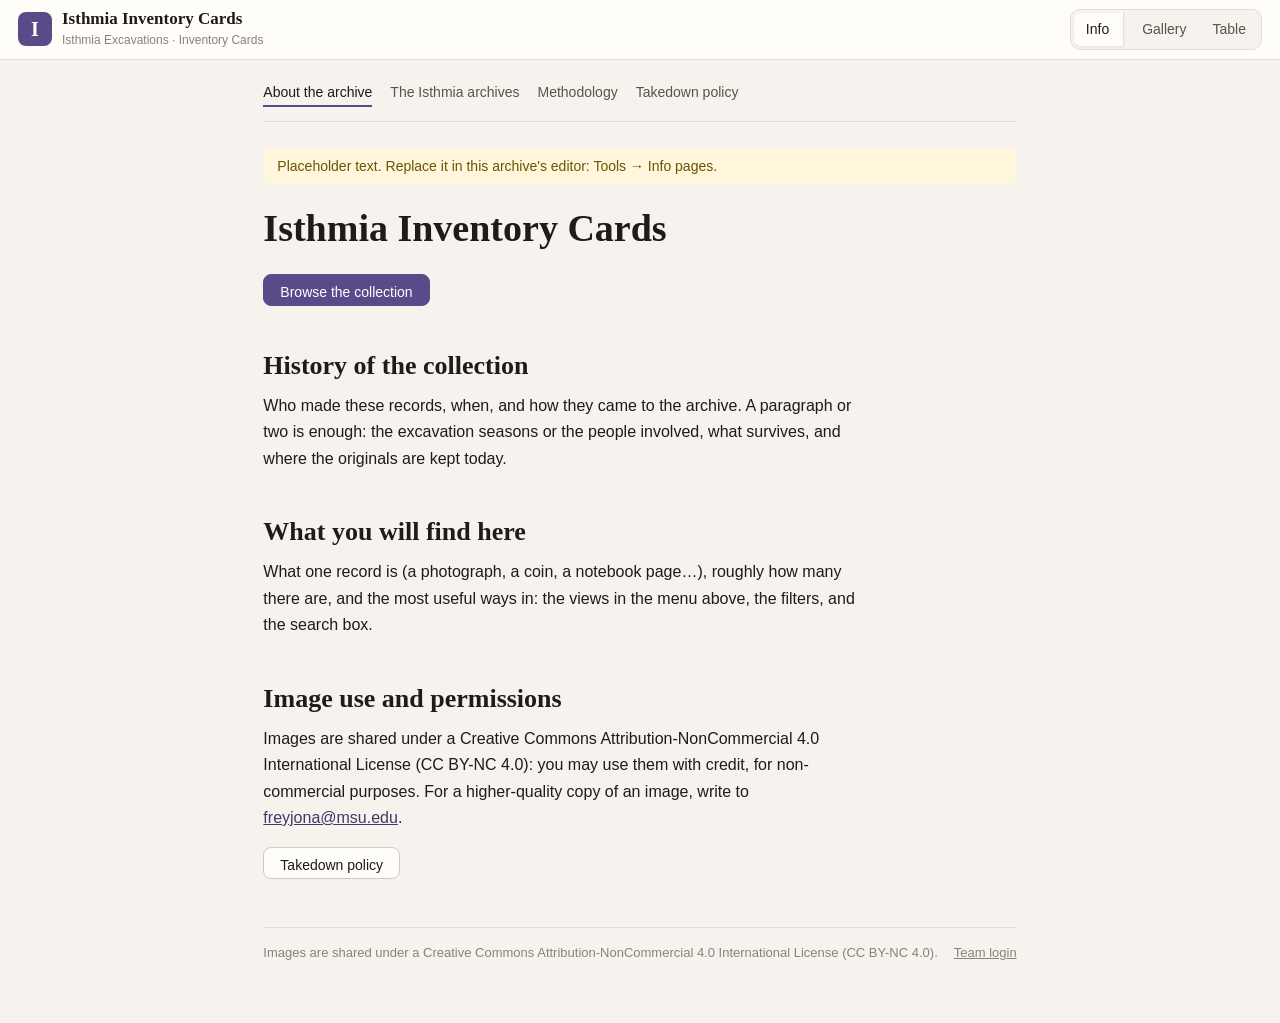
<file: index.html>
<!DOCTYPE html>
<html lang="en">
<head>
<meta charset="utf-8">
<meta name="viewport" content="width=device-width, initial-scale=1">
<title>Isthmia Inventory Cards — Isthmia Excavations</title>
<meta name="description" content="Browse the inventory cards of the UCLA/OSU/MSU excavations at Isthmia.">
<script>if (location.hash.length > 1) location.replace("browse/" + location.hash);</script>
<link rel="stylesheet" href="./css/app.css">
<style>:root { --accent: #5a4a8a; --accent-ink: #43366b; --accent-soft: #e6e1f1 }</style>
</head>
<body class="page">
<header class="top">
  <a class="brand" href="./"><span class="brand-mark">Ι</span><span><b>Isthmia Inventory Cards</b><small>Isthmia Excavations · Inventory Cards</small></span></a>
  <nav class="views" aria-label="Views"><a class="ext on" href="./">Info</a><a href="./browse/#gallery">Gallery</a><a href="./browse/#table">Table</a></nav>
</header>
<main class="page-main">
  <nav class="page-nav" aria-label="About this archive"><a href="./" class="on">About the archive</a><a href="./project/">The Isthmia archives</a><a href="./methodology/">Methodology</a><a href="./takedown-policy/">Takedown policy</a></nav>
  <article class="prose">
<p class="placeholder-note">Placeholder text. Replace it in this archive's editor: Tools → Info pages.</p>

<h1>Isthmia Inventory Cards</h1>

<p><a class="btn primary" href="./browse/#gallery">Browse the collection</a></p>

<h2>History of the collection</h2>
<p>Who made these records, when, and how they came to the archive. A paragraph or two is enough: the excavation seasons or the people involved, what survives, and where the originals are kept today.</p>

<h2>What you will find here</h2>
<p>What one record is (a photograph, a coin, a notebook page…), roughly how many there are, and the most useful ways in: the views in the menu above, the filters, and the search box.</p>

<h2>Image use and permissions</h2>
<p>Images are shared under a Creative Commons Attribution-NonCommercial 4.0 International License (CC BY-NC 4.0): you may use them with credit, for non-commercial purposes. For a higher-quality copy of an image, write to <a href="mailto:freyjona@msu.edu">freyjona@msu.edu</a>.</p>
<p><a class="btn" href="./takedown-policy/">Takedown policy</a></p>

  </article>
  <footer class="page-foot"><a class="team-login" href="https://tregodan-msu.github.io/isthmia-site/admin/edit/inventory/" rel="nofollow">Team login</a>Images are shared under a Creative Commons Attribution-NonCommercial 4.0 International License (CC BY-NC 4.0).</footer>
</main>
</body>
</html>
</file>
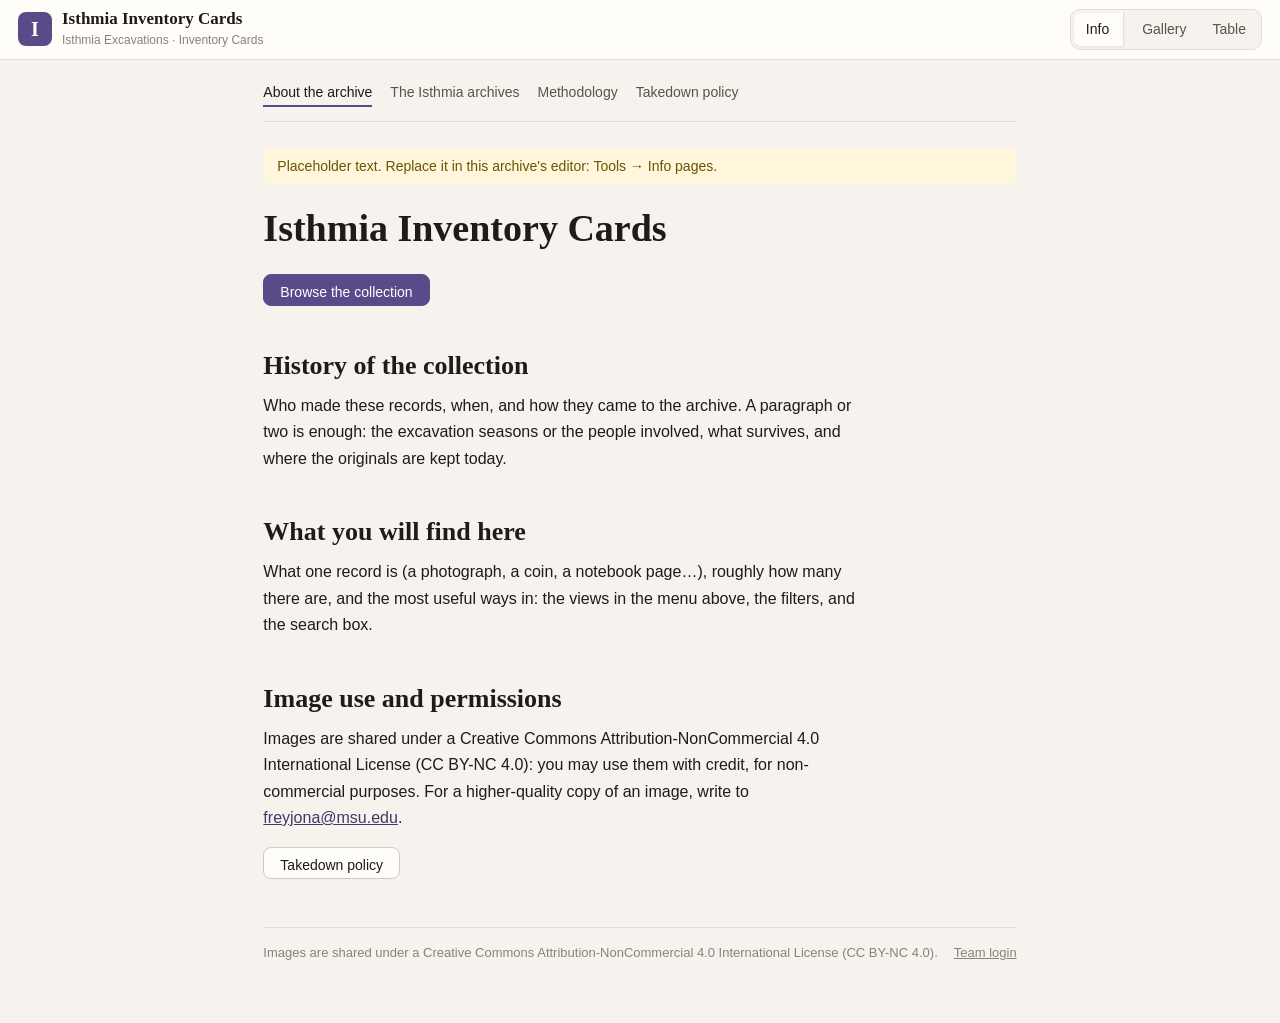
<file: about/index.html>
<!DOCTYPE html><meta charset="utf-8"><title>Redirecting…</title><link rel="canonical" href="../"><meta http-equiv="refresh" content="0; url=../"><script>location.replace("../" + location.hash)</script><a href="../">Continue to the home page</a>
</file>
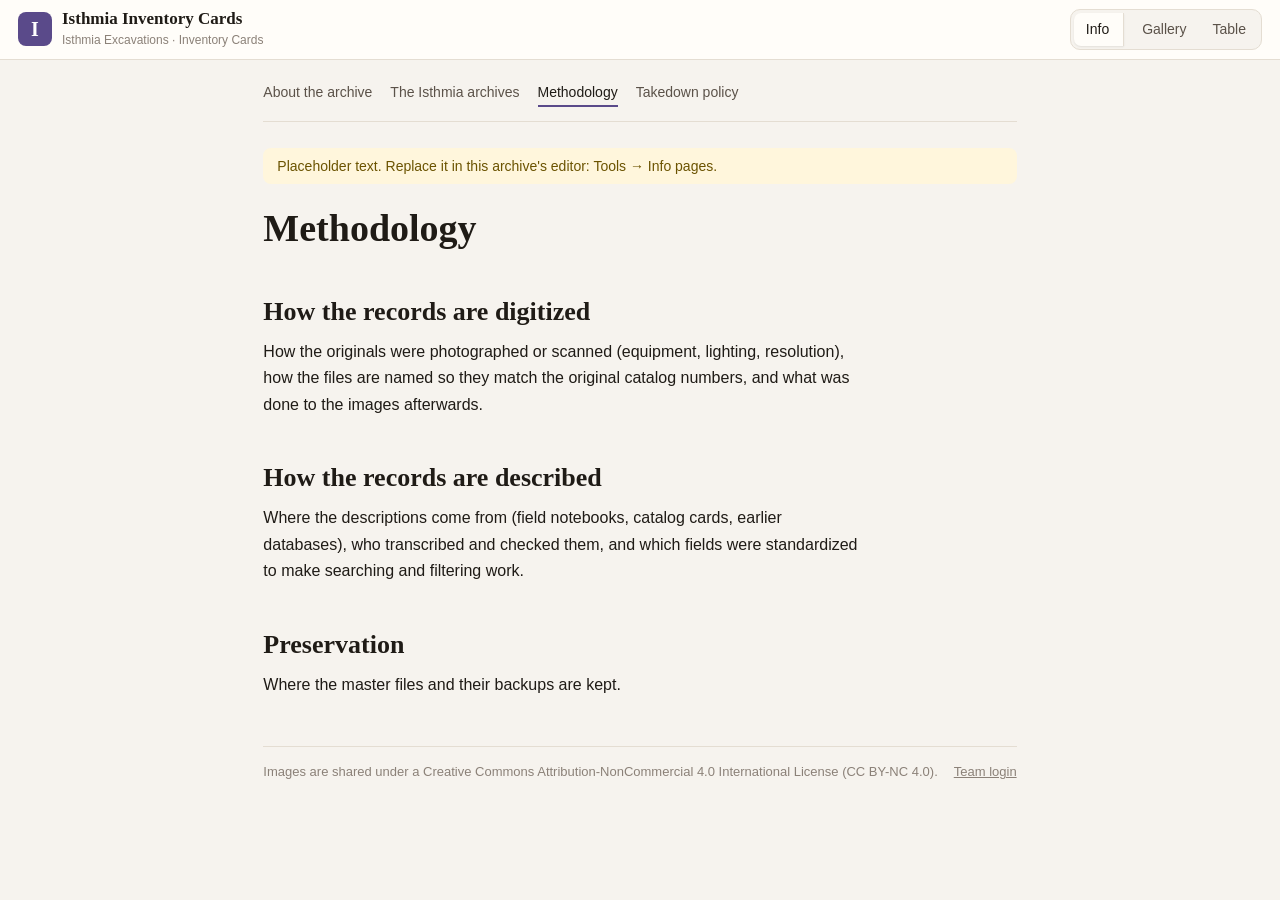
<file: methodology/index.html>
<!DOCTYPE html>
<html lang="en">
<head>
<meta charset="utf-8">
<meta name="viewport" content="width=device-width, initial-scale=1">
<title>Methodology — Isthmia Inventory Cards</title>
<meta name="description" content="How the records in Isthmia Inventory Cards were digitized and described.">

<link rel="stylesheet" href="../css/app.css">
<style>:root { --accent: #5a4a8a; --accent-ink: #43366b; --accent-soft: #e6e1f1 }</style>
</head>
<body class="page">
<header class="top">
  <a class="brand" href="../"><span class="brand-mark">Ι</span><span><b>Isthmia Inventory Cards</b><small>Isthmia Excavations · Inventory Cards</small></span></a>
  <nav class="views" aria-label="Views"><a class="ext on" href="../">Info</a><a href="../browse/#gallery">Gallery</a><a href="../browse/#table">Table</a></nav>
</header>
<main class="page-main">
  <nav class="page-nav" aria-label="About this archive"><a href="../">About the archive</a><a href="../project/">The Isthmia archives</a><a href="../methodology/" class="on">Methodology</a><a href="../takedown-policy/">Takedown policy</a></nav>
  <article class="prose">
<p class="placeholder-note">Placeholder text. Replace it in this archive's editor: Tools → Info pages.</p>

<h1>Methodology</h1>

<h2>How the records are digitized</h2>
<p>How the originals were photographed or scanned (equipment, lighting, resolution), how the files are named so they match the original catalog numbers, and what was done to the images afterwards.</p>

<h2>How the records are described</h2>
<p>Where the descriptions come from (field notebooks, catalog cards, earlier databases), who transcribed and checked them, and which fields were standardized to make searching and filtering work.</p>

<h2>Preservation</h2>
<p>Where the master files and their backups are kept.</p>

  </article>
  <footer class="page-foot"><a class="team-login" href="https://tregodan-msu.github.io/isthmia-site/admin/edit/inventory/" rel="nofollow">Team login</a>Images are shared under a Creative Commons Attribution-NonCommercial 4.0 International License (CC BY-NC 4.0).</footer>
</main>
</body>
</html>
</file>
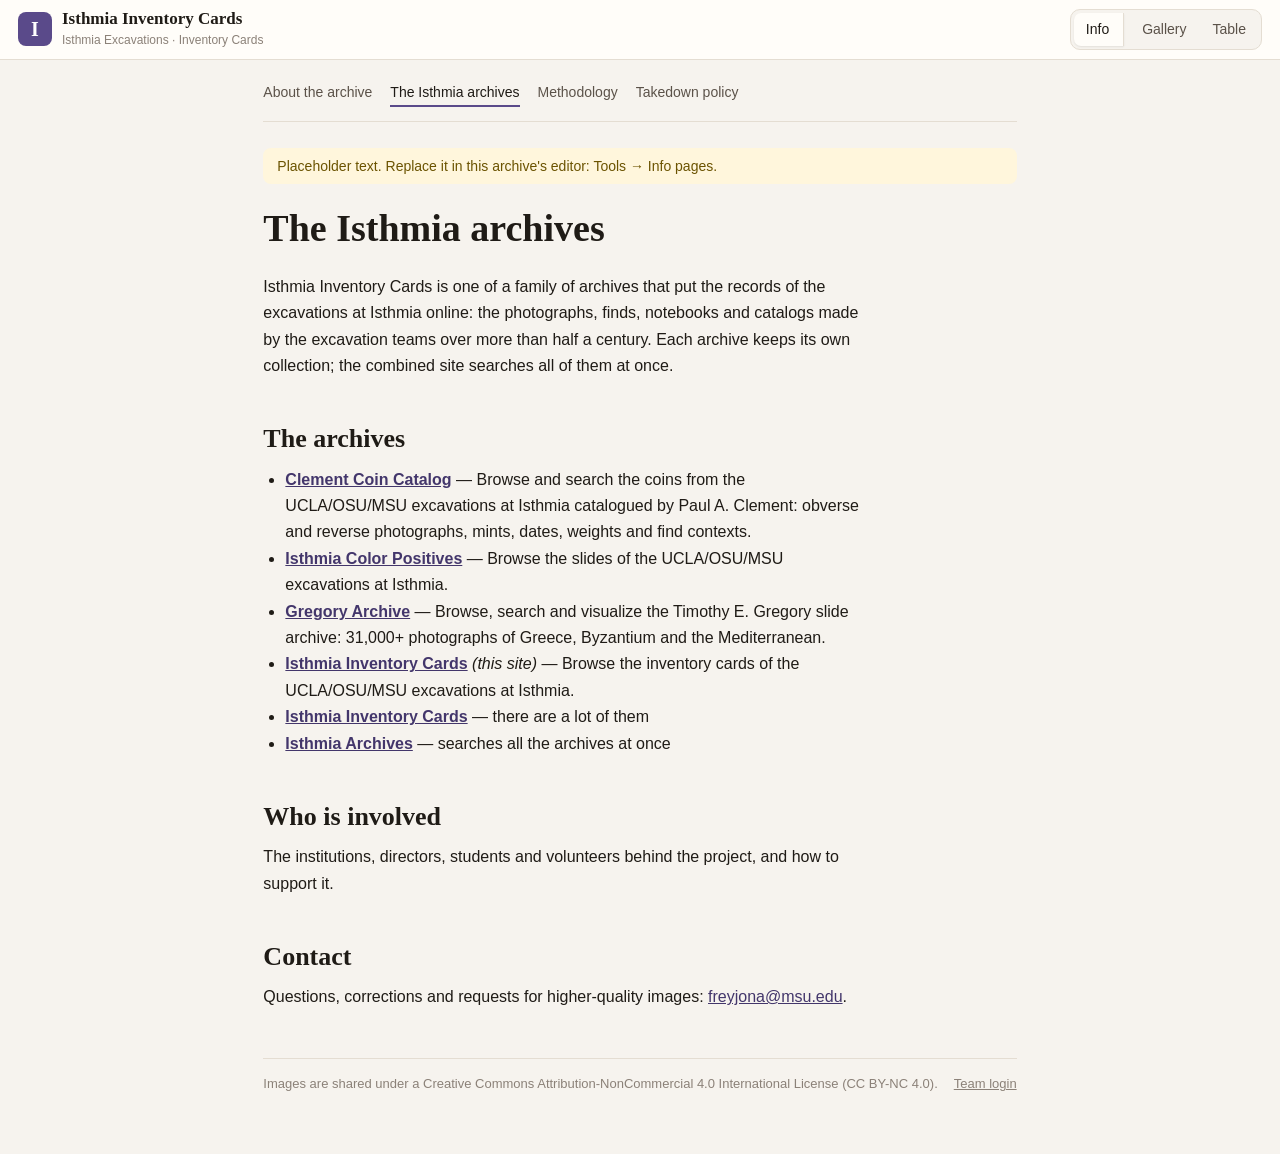
<file: project/index.html>
<!DOCTYPE html>
<html lang="en">
<head>
<meta charset="utf-8">
<meta name="viewport" content="width=device-width, initial-scale=1">
<title>The Isthmia archives — Isthmia Inventory Cards</title>
<meta name="description" content="The project that brings the records of the excavations at Isthmia together, and its other archives.">

<link rel="stylesheet" href="../css/app.css">
<style>:root { --accent: #5a4a8a; --accent-ink: #43366b; --accent-soft: #e6e1f1 }</style>
</head>
<body class="page">
<header class="top">
  <a class="brand" href="../"><span class="brand-mark">Ι</span><span><b>Isthmia Inventory Cards</b><small>Isthmia Excavations · Inventory Cards</small></span></a>
  <nav class="views" aria-label="Views"><a class="ext on" href="../">Info</a><a href="../browse/#gallery">Gallery</a><a href="../browse/#table">Table</a></nav>
</header>
<main class="page-main">
  <nav class="page-nav" aria-label="About this archive"><a href="../">About the archive</a><a href="../project/" class="on">The Isthmia archives</a><a href="../methodology/">Methodology</a><a href="../takedown-policy/">Takedown policy</a></nav>
  <article class="prose">
<p class="placeholder-note">Placeholder text. Replace it in this archive's editor: Tools → Info pages.</p>

<h1>The Isthmia archives</h1>

<p>Isthmia Inventory Cards is one of a family of archives that put the records of the excavations at Isthmia online: the photographs, finds, notebooks and catalogs made by the excavation teams over more than half a century. Each archive keeps its own collection; the combined site searches all of them at once.</p>

<h2>The archives</h2>
<ul>
<li><a href="https://tregodan-msu.github.io/clementcoins/"><strong>Clement Coin Catalog</strong></a> — Browse and search the coins from the UCLA/OSU/MSU excavations at Isthmia catalogued by Paul A. Clement: obverse and reverse photographs, mints, dates, weights and find contexts.</li>
<li><a href="https://tregodan-msu.github.io/colorslides/"><strong>Isthmia Color Positives</strong></a> — Browse the slides of the UCLA/OSU/MSU excavations at Isthmia.</li>
<li><a href="https://tregodan-msu.github.io/gregoryarchive/"><strong>Gregory Archive</strong></a> — Browse, search and visualize the Timothy E. Gregory slide archive: 31,000+ photographs of Greece, Byzantium and the Mediterranean.</li>
<li><a href="https://tregodan-msu.github.io/inventorycards/"><strong>Isthmia Inventory Cards</strong></a> <em>(this site)</em> — Browse the inventory cards of the UCLA/OSU/MSU excavations at Isthmia.</li>
<li><a href="https://tregodan-msu.github.io/inventorycards/"><strong>Isthmia Inventory Cards</strong></a> — there are a lot of them</li>
<li><a href="https://tregodan-msu.github.io/isthmia-site/"><strong>Isthmia Archives</strong></a> — searches all the archives at once</li>
</ul>

<h2>Who is involved</h2>
<p>The institutions, directors, students and volunteers behind the project, and how to support it.</p>

<h2>Contact</h2>
<p>Questions, corrections and requests for higher-quality images: <a href="mailto:freyjona@msu.edu">freyjona@msu.edu</a>.</p>

  </article>
  <footer class="page-foot"><a class="team-login" href="https://tregodan-msu.github.io/isthmia-site/admin/edit/inventory/" rel="nofollow">Team login</a>Images are shared under a Creative Commons Attribution-NonCommercial 4.0 International License (CC BY-NC 4.0).</footer>
</main>
</body>
</html>
</file>
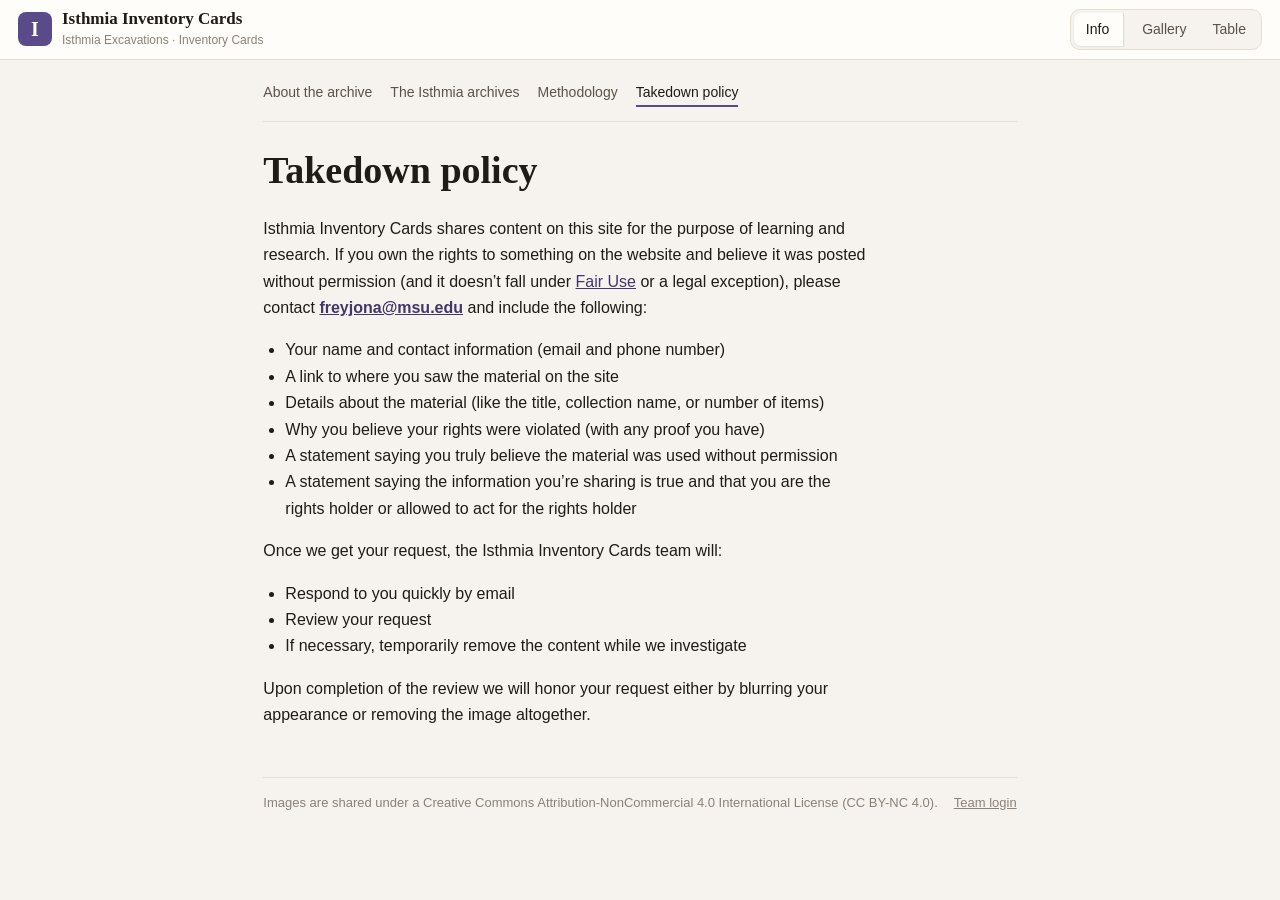
<file: takedown-policy/index.html>
<!DOCTYPE html>
<html lang="en">
<head>
<meta charset="utf-8">
<meta name="viewport" content="width=device-width, initial-scale=1">
<title>Takedown policy — Isthmia Inventory Cards</title>
<meta name="description" content="How to ask Isthmia Inventory Cards to review or remove an image.">

<link rel="stylesheet" href="../css/app.css">
<style>:root { --accent: #5a4a8a; --accent-ink: #43366b; --accent-soft: #e6e1f1 }</style>
</head>
<body class="page">
<header class="top">
  <a class="brand" href="../"><span class="brand-mark">Ι</span><span><b>Isthmia Inventory Cards</b><small>Isthmia Excavations · Inventory Cards</small></span></a>
  <nav class="views" aria-label="Views"><a class="ext on" href="../">Info</a><a href="../browse/#gallery">Gallery</a><a href="../browse/#table">Table</a></nav>
</header>
<main class="page-main">
  <nav class="page-nav" aria-label="About this archive"><a href="../">About the archive</a><a href="../project/">The Isthmia archives</a><a href="../methodology/">Methodology</a><a href="../takedown-policy/" class="on">Takedown policy</a></nav>
  <article class="prose">
<h1>Takedown policy</h1>

<p>Isthmia Inventory Cards shares content on this site for the purpose of learning and research. If you own the rights to something on the website and believe it was posted without permission (and it doesn’t fall under <a href="https://copyrightalliance.org/faqs/what-is-fair-use/" target="_blank" rel="noopener">Fair Use</a> or a legal exception), please contact <strong><a href="mailto:freyjona@msu.edu">freyjona@msu.edu</a></strong> and include the following:</p>
<ul>
<li>Your name and contact information (email and phone number)</li>
<li>A link to where you saw the material on the site</li>
<li>Details about the material (like the title, collection name, or number of items)</li>
<li>Why you believe your rights were violated (with any proof you have)</li>
<li>A statement saying you truly believe the material was used without permission</li>
<li>A statement saying the information you’re sharing is true and that you are the rights holder or allowed to act for the rights holder</li>
</ul>
<p>Once we get your request, the Isthmia Inventory Cards team will:</p>
<ul>
<li>Respond to you quickly by email</li>
<li>Review your request</li>
<li>If necessary, temporarily remove the content while we investigate</li>
</ul>
<p>Upon completion of the review we will honor your request either by blurring your appearance or removing the image altogether.</p>

  </article>
  <footer class="page-foot"><a class="team-login" href="https://tregodan-msu.github.io/isthmia-site/admin/edit/inventory/" rel="nofollow">Team login</a>Images are shared under a Creative Commons Attribution-NonCommercial 4.0 International License (CC BY-NC 4.0).</footer>
</main>
</body>
</html>
</file>
<file: css/app.css>
:root {
  --bg: #f6f3ee; --panel: #fffdf9; --ink: #1f1b16; --ink2: #5b5249; --muted: #8b8178;
  --line: #e4ddd2; --line2: #d4cabb; --accent: #9a4f24; --accent-ink: #7a3c18; --accent-soft: #f3e6dc;
  --serif: "Iowan Old Style", "Palatino Linotype", Palatino, Georgia, serif;
  --sans: -apple-system, BlinkMacSystemFont, "Segoe UI", Roboto, "Helvetica Neue", Arial, sans-serif;
  --r: 10px; --top: 60px;
}
* { box-sizing: border-box; }
html, body { margin: 0; height: 100%; }
body { font: 14px/1.45 var(--sans); color: var(--ink); background: var(--bg); overflow: hidden; }
button { font: inherit; color: inherit; }
a { color: var(--accent-ink); }
[hidden] { display: none !important; }
.muted { color: var(--muted); }

/* top bar */
.top { height: var(--top); display: flex; align-items: center; gap: 18px; padding: 0 18px; background: var(--panel); border-bottom: 1px solid var(--line); position: relative; z-index: 20; }
.brand { display: flex; align-items: center; gap: 10px; text-decoration: none; color: var(--ink); white-space: nowrap; }
.brand-mark { width: 34px; height: 34px; border-radius: 8px; background: var(--accent); color: #fff; display: grid; place-items: center; font: 600 20px var(--serif); }
.brand b { font: 600 17px var(--serif); display: block; line-height: 1.1; }
.brand small { color: var(--muted); font-size: 12px; }
.search { flex: 1; max-width: 560px; position: relative; }
.search svg { position: absolute; left: 12px; top: 50%; width: 17px; height: 17px; transform: translateY(-50%); fill: none; stroke: var(--muted); stroke-width: 2; }
.search input { width: 100%; height: 38px; border: 1px solid var(--line2); border-radius: 19px; padding: 0 14px 0 36px; background: var(--bg); font: inherit; }
.search input:focus { outline: 2px solid var(--accent); outline-offset: 1px; background: #fff; }
.views { display: flex; gap: 2px; background: var(--bg); border: 1px solid var(--line); border-radius: 10px; padding: 3px; }
.views a { padding: 6px 12px; border-radius: 7px; text-decoration: none; color: var(--ink2); font-weight: 500; }
.views a:hover { color: var(--ink); }
.views a.on { background: var(--panel); color: var(--ink); box-shadow: 0 1px 2px rgba(0,0,0,.08); }
.story { margin-left: auto; color: var(--ink2); text-decoration: none; white-space: nowrap; }

/* layout */
body { display: flex; flex-direction: column; }
.top { flex: none; }
.fbar { flex: none; display: flex; align-items: center; gap: 10px; padding: 8px 18px; border-bottom: 1px solid var(--line); background: var(--bg); min-height: 50px; position: relative; z-index: 15; }
.filters { display: flex; align-items: center; gap: 6px; flex: 1; min-width: 0; overflow-x: auto; scrollbar-width: none; }
.filters::-webkit-scrollbar { display: none; }
.flabel { font-size: 12px; text-transform: uppercase; letter-spacing: .06em; color: var(--muted); margin-right: 2px; }
.fbtn { flex: none; display: inline-flex; align-items: center; gap: 6px; height: 32px; padding: 0 10px 0 12px; border: 1px solid var(--line2); background: var(--panel); border-radius: 16px; cursor: pointer; white-space: nowrap; }
.fbtn:hover { border-color: var(--accent); }
.fbtn.on { background: var(--accent-soft); border-color: var(--accent); color: var(--accent-ink); }
.fbtn b { background: var(--accent); color: #fff; border-radius: 9px; font-size: 11px; padding: 0 6px; line-height: 17px; }
.caret { font-size: 10px; color: var(--muted); }
.pop { position: fixed; z-index: 40; width: 320px; max-height: min(480px, calc(100vh - 140px)); display: flex; flex-direction: column; background: var(--panel); border: 1px solid var(--line); border-radius: 12px; box-shadow: 0 14px 40px rgba(40,30,20,.18); padding: 10px; }
.pop-h { display: flex; justify-content: space-between; align-items: baseline; font-weight: 600; padding: 2px 4px 8px; }
.pop-h span { font-weight: 400; color: var(--muted); font-size: 12px; }
.pop-q { height: 34px; border: 1px solid var(--line2); border-radius: 8px; padding: 0 10px; font: inherit; background: #fff; margin-bottom: 6px; flex: none; }
.pop-q:focus { outline: 2px solid var(--accent); outline-offset: -1px; }
.pop-list { list-style: none; margin: 0; padding: 0; overflow-y: auto; flex: 1; min-height: 60px; }
.pop-list label { display: flex; align-items: center; gap: 8px; padding: 5px 6px; border-radius: 6px; cursor: pointer; }
.pop-list label:hover { background: var(--accent-soft); }
.pop-list input { accent-color: var(--accent); margin: 0; flex: none; }
.pop-f { display: flex; justify-content: space-between; align-items: center; padding-top: 8px; border-top: 1px solid var(--line); margin-top: 6px; flex: none; }
.pop-item { display: flex; justify-content: space-between; width: 100%; background: none; border: 0; padding: 8px; border-radius: 6px; cursor: pointer; text-align: left; }
.pop-item:hover { background: var(--accent-soft); }
.pop-item i { color: var(--muted); font-style: normal; }
.pop-item b { background: var(--accent); color: #fff; border-radius: 9px; font-size: 11px; padding: 0 6px; }
.pop .pl { display: block; font-size: 12px; text-transform: uppercase; letter-spacing: .05em; color: var(--ink2); margin: 8px 2px 4px; }
.range-row { display: flex; align-items: center; gap: 6px; }
.range-row input { width: 100%; min-width: 0; height: 34px; border: 1px solid var(--line2); border-radius: 7px; padding: 0 8px; font: inherit; background: #fff; }
.range-row span { color: var(--muted); }
.check { display: flex; gap: 8px; align-items: center; margin-top: 12px; color: var(--ink2); cursor: pointer; }
.check input { accent-color: var(--accent); }
.fv { flex: 1; overflow: hidden; text-overflow: ellipsis; white-space: nowrap; }
.fn { color: var(--muted); font-variant-numeric: tabular-nums; font-size: 12px; }
.small { font-size: 12px; }
.link { background: none; border: 0; color: var(--accent-ink); cursor: pointer; padding: 4px 0; font-size: 13px; white-space: nowrap; }
.link:hover { text-decoration: underline; }
.count { color: var(--ink2); white-space: nowrap; }
.count b { color: var(--ink); font-size: 15px; }
.chip { flex: none; border: 1px solid var(--line2); background: var(--accent-soft); border-radius: 14px; padding: 4px 8px 4px 10px; cursor: pointer; font-size: 13px; max-width: 260px; overflow: hidden; text-overflow: ellipsis; white-space: nowrap; }
.chip span { margin-left: 6px; color: var(--muted); }
.chip:hover span { color: var(--accent-ink); }
.bar-right { display: flex; align-items: center; gap: 12px; margin-left: auto; flex: none; }
.ctl { display: flex; align-items: center; gap: 6px; color: var(--ink2); font-size: 13px; white-space: nowrap; }
.ctl select, .cc-config select { height: 32px; border: 1px solid var(--line2); border-radius: 7px; background: #fff; font: inherit; padding: 0 6px; max-width: 210px; }
.ctl input[type=range] { accent-color: var(--accent); width: 100px; }
.btn { height: 32px; border: 1px solid var(--line2); background: var(--panel); border-radius: 8px; padding: 0 12px; cursor: pointer; white-space: nowrap; }
.btn:hover { border-color: var(--accent); }
.btn.primary { background: var(--accent); color: #fff; border-color: var(--accent); }
.btn.primary:hover { background: var(--accent-ink); }
.btn.ghost { background: transparent; }
.btn.icon { width: 32px; padding: 0; font-size: 16px; }
.menu { position: relative; }
.menu-pop { position: absolute; left: 0; top: 38px; background: var(--panel); border: 1px solid var(--line); border-radius: 10px; box-shadow: 0 10px 30px rgba(0,0,0,.12); padding: 6px; z-index: 30; min-width: 240px; }
.menu-pop.right { left: auto; right: 0; }
.menu-pop button { display: block; width: 100%; text-align: left; background: none; border: 0; padding: 8px 10px; border-radius: 6px; cursor: pointer; }
.menu-pop button:hover { background: var(--accent-soft); }

.view { flex: 1; min-height: 0; position: relative; }
.loading-big, .empty { display: grid; place-items: center; align-content: center; height: 100%; gap: 6px; color: var(--ink2); text-align: center; padding: 20px; }
.empty h3 { font: 600 22px var(--serif); margin: 0; color: var(--ink); }
.spinner { width: 34px; height: 34px; border: 3px solid var(--line); border-top-color: var(--accent); border-radius: 50%; animation: spin 0.8s linear infinite; }
@keyframes spin { to { transform: rotate(360deg); } }

/* gallery */
.vscroll { position: absolute; inset: 0; overflow-y: auto; }
.vinner { position: relative; }
.card { position: absolute; padding: 0; border: 0; background: var(--panel); border-radius: var(--r); overflow: hidden; cursor: pointer; text-align: left; box-shadow: 0 1px 2px rgba(40,30,20,.08), 0 0 0 1px var(--line); display: flex; flex-direction: column; transition: box-shadow .15s, transform .15s; }
.card:hover, .card:focus-visible { box-shadow: 0 6px 18px rgba(40,30,20,.16), 0 0 0 2px var(--accent); transform: translateY(-1px); outline: none; }
.thumb { flex: 1; min-height: 0; background: #e6dfd4; overflow: hidden; padding: 6px; }
.thumb img { width: 100%; height: 100%; object-fit: contain; display: block; opacity: 0; transition: opacity .25s; }
.thumb img.in { opacity: 1; }
img.broken { opacity: .15 !important; }
.cap { padding: 7px 10px 8px; height: 52px; }
.cap b { display: block; font-weight: 600; font-size: 13px; overflow: hidden; text-overflow: ellipsis; white-space: nowrap; }
.cap small { display: block; color: var(--muted); font-size: 12px; overflow: hidden; text-overflow: ellipsis; white-space: nowrap; }

/* slide boxes */
.view-boxes { display: flex; flex-direction: column; }
.view-boxes .empty { height: auto; flex: 1; }
.subbar { flex: none; display: flex; align-items: center; gap: 14px; padding: 10px 18px; border-bottom: 1px solid var(--line); background: var(--panel); }
.seg { display: inline-flex; background: var(--bg); border: 1px solid var(--line); border-radius: 9px; padding: 3px; }
.seg button { border: 0; background: none; padding: 5px 14px; border-radius: 6px; cursor: pointer; color: var(--ink2); font-weight: 500; }
.seg button.on { background: var(--panel); color: var(--ink); box-shadow: 0 1px 2px rgba(0,0,0,.08); }
.boxscroll { flex: 1; overflow-y: auto; }
.boxgrid { display: grid; grid-template-columns: repeat(auto-fill, minmax(220px, 1fr)); gap: 18px; padding: 18px; }
.boxcard { border: 0; padding: 0; background: var(--panel); border-radius: 12px; overflow: hidden; cursor: pointer; text-align: left; box-shadow: 0 1px 2px rgba(40,30,20,.08), 0 0 0 1px var(--line); transition: box-shadow .15s, transform .15s; display: flex; flex-direction: column; }
.boxcard:hover { box-shadow: 0 8px 22px rgba(40,30,20,.16), 0 0 0 2px var(--accent); transform: translateY(-2px); }
.boxcover { aspect-ratio: 4/3; background: #ece8e2; overflow: hidden; }
.boxcover > img { width: 100%; height: 100%; object-fit: cover; display: block; }
.boxcover.mosaic { display: grid; grid-template-columns: 1fr 1fr; grid-template-rows: 1fr 1fr; gap: 3px; background: #3a332c; padding: 3px; }
.boxcover.mosaic img { min-height: 0; border-radius: 2px; background: #4a423a; }
.boxcard.nophoto .boxstrip { display: none; }
.boxstrip { display: grid; grid-template-columns: repeat(4, 1fr); gap: 3px; padding: 3px; background: #3a332c; }
.boxstrip img { width: 100%; aspect-ratio: 1; object-fit: cover; display: block; border-radius: 2px; background: #4a423a; }
.boxlabel { padding: 10px 12px 12px; display: flex; flex-direction: column; gap: 2px; }
.boxlabel b { font: 600 14px var(--serif); overflow: hidden; text-overflow: ellipsis; white-space: nowrap; }
.boxlabel small { color: var(--muted); }
.boxtag { display: inline-block; background: var(--accent-soft); color: var(--accent-ink); border-radius: 5px; padding: 0 6px; font: 600 12px var(--serif); margin-right: 7px; vertical-align: 1px; }
.board { flex: 1; min-height: 0; overflow-x: auto; overflow-y: hidden; display: flex; gap: 14px; padding: 12px 18px 14px; align-items: flex-start; }
.col { flex: none; width: 270px; max-height: 100%; display: flex; flex-direction: column; background: #ece6dc; border-radius: 12px; overflow: hidden; }
.col header { flex: none; display: flex; align-items: center; gap: 10px; padding: 10px; background: #e3dccf; box-shadow: 0 6px 10px -8px rgba(40,30,20,.4); position: relative; z-index: 1; }
.colphoto { flex: none; width: 58px; height: 44px; object-fit: cover; border-radius: 6px; background: #d6cebf; box-shadow: 0 0 0 1px rgba(0,0,0,.06); }
.colt { min-width: 0; flex: 1; }
.col h3 { margin: 0; font: 600 14px var(--serif); overflow: hidden; text-overflow: ellipsis; white-space: nowrap; }
.col header span { color: var(--muted); font-size: 12px; }
.col header .link { font-size: 12px; padding: 0; }
.col-body { flex: 1; min-height: 60px; overflow-y: auto; padding: 8px 8px 10px; display: flex; flex-direction: column; gap: 8px; }
.kcard { flex: none; display: block; width: 100%; padding: 0 0 8px; border: 0; background: var(--panel); border-radius: 9px; text-align: left; cursor: pointer; box-shadow: 0 1px 2px rgba(40,30,20,.1); overflow: hidden; }
.kcard:hover { box-shadow: 0 0 0 2px var(--accent); }
.kcard img { width: 100%; aspect-ratio: 3/2; object-fit: contain; display: block; background: #e6dfd4; padding: 4px; box-sizing: border-box; margin-bottom: 6px; }
.kcard b, .kcard small { display: block; padding: 0 10px; overflow: hidden; text-overflow: ellipsis; white-space: nowrap; }
.kcard b { font-size: 13px; }
.kcard small { color: var(--muted); font-size: 12px; }
.col .more { width: 100%; }

/* table */
.tscroll { position: absolute; inset: 0; overflow: auto; }
table.grid { border-collapse: separate; border-spacing: 0; table-layout: fixed; }
.grid th { position: sticky; top: 0; background: var(--panel); text-align: left; font-size: 12px; text-transform: uppercase; letter-spacing: .05em; color: var(--ink2); padding: 10px; border-bottom: 1px solid var(--line2); z-index: 1; }
.grid td a { color: var(--accent-ink); }
.grid td { height: 46px; padding: 0 10px; border-bottom: 1px solid var(--line); white-space: nowrap; overflow: hidden; text-overflow: ellipsis; }
.grid tr[data-i] { cursor: pointer; }
.grid tr[data-i]:hover td { background: var(--accent-soft); }
.tc-img { width: 64px; }
.grid td.tc-img img { width: 52px; height: 36px; object-fit: contain; border-radius: 4px; display: block; background: #e9e3da; }

/* map */
.mapwrap { position: absolute; inset: 0; }
#map { position: absolute; inset: 0; }
.map-note { position: absolute; left: 12px; bottom: 22px; z-index: 500; background: var(--panel); padding: 7px 12px; border-radius: 8px; box-shadow: 0 2px 10px rgba(0,0,0,.15); color: var(--ink2); font-size: 13px; max-width: calc(100% - 24px); }
.mpop img { width: 100%; aspect-ratio: 3/2; object-fit: contain; border-radius: 6px; display: block; margin-bottom: 6px; background: #eee; }
.mpop b, .mpop small { display: block; }
.mpop small { color: var(--muted); margin-bottom: 8px; }
.marker-cluster-small, .marker-cluster-medium, .marker-cluster-large { background-color: rgba(154,79,36,.25) !important; }
.marker-cluster-small div, .marker-cluster-medium div, .marker-cluster-large div { background-color: rgba(154,79,36,.85) !important; color: #fff !important; font-weight: 600; }

/* charts */
.view-charts { overflow-y: auto; }
.cv { max-width: 1280px; margin: 0 auto; padding: 18px 18px 60px; }
.cv-top { display: flex; align-items: flex-start; gap: 16px; margin-bottom: 14px; }
.cv-top h2 { font: 600 24px var(--serif); margin: 0; }
.cv-top p { margin: 4px 0 0; max-width: 720px; }
.cv-actions { margin-left: auto; display: flex; gap: 8px; }
.sugg { display: grid; grid-template-columns: repeat(auto-fill, minmax(250px, 1fr)); gap: 10px; margin-bottom: 18px; padding: 14px; background: var(--panel); border: 1px solid var(--line); border-radius: 12px; }
.sg { display: flex; gap: 10px; align-items: flex-start; text-align: left; border: 1px solid var(--line); background: #fff; border-radius: 10px; padding: 10px; cursor: pointer; }
.sg:hover { border-color: var(--accent); background: var(--accent-soft); }
.sg-ic { flex: none; width: 34px; height: 34px; border-radius: 8px; background: var(--accent-soft); color: var(--accent-ink); display: grid; place-items: center; }
.sg-ic svg { width: 20px; height: 20px; }
.sg b { display: block; font-size: 13px; }
.sg small { color: var(--muted); font-size: 12px; }
.cards { display: flex; flex-direction: column; gap: 18px; }
.ccard.linked { box-shadow: inset 4px 0 0 var(--accent); }
.cc-link { flex: none; display: inline-flex; align-items: center; gap: 5px; height: 28px; padding: 0 10px 0 8px; border-radius: 14px; border: 1px solid var(--line2); background: #fff; color: var(--muted); cursor: pointer; font-size: 12px; }
.cc-link svg { width: 15px; height: 15px; }
.cc-link.on { background: var(--accent-soft); border-color: var(--accent); color: var(--accent-ink); }
.cc-link:hover { border-color: var(--accent); }
.lk-hint { white-space: nowrap; }
.lk-dot { display: inline-block; width: 4px; height: 12px; background: var(--accent); border-radius: 2px; vertical-align: -1px; margin: 0 2px; }
.links { position: sticky; top: 0; z-index: 5; display: flex; align-items: center; flex-wrap: wrap; gap: 8px; padding: 10px 14px; margin-bottom: 16px; background: var(--accent-soft); border: 1px solid #e6cdb9; border-left: 4px solid var(--accent); border-radius: 12px; box-shadow: 0 6px 16px -10px rgba(122,60,24,.4); }
.lk-title { display: inline-flex; align-items: center; gap: 6px; font-weight: 600; color: var(--accent-ink); margin-right: 4px; }
.lk-title svg { width: 16px; height: 16px; }
.lk-chip { display: inline-flex; align-items: baseline; gap: 6px; border: 1px solid var(--accent); background: #fff; border-radius: 14px; padding: 4px 8px 4px 10px; cursor: pointer; font-size: 13px; }
.lk-chip small { color: var(--muted); font-size: 11px; }
.lk-chip small::after { content: ":"; }
.lk-chip span { color: var(--muted); }
.lk-chip:hover span { color: var(--accent-ink); }
.lk-arrow { color: var(--accent); font-weight: 600; }
.lk-n { margin-left: auto; color: var(--ink2); }
.lk-badge { display: inline-flex; align-items: center; gap: 4px; background: var(--accent-soft); color: var(--accent-ink); border-radius: 10px; padding: 1px 8px 1px 6px; margin-right: 6px; }
.lk-badge svg { width: 12px; height: 12px; }
.cc-chart .mark.dim { opacity: .22; }
.cc-chart .hit.picked { fill: rgba(154,79,36,.12); }
.ccard { background: var(--panel); border: 1px solid var(--line); border-radius: 14px; padding: 14px 16px 16px; }
.cc-head { display: flex; align-items: center; gap: 10px; }
.cc-title { flex: 1; min-width: 0; border: 1px solid transparent; background: none; font: 600 18px var(--serif); padding: 4px 6px; border-radius: 6px; color: var(--ink); }
.cc-title:hover { border-color: var(--line); }
.cc-title:focus { border-color: var(--accent); outline: none; background: #fff; }
.cc-actions { display: flex; gap: 4px; }
.cc-types { display: flex; gap: 4px; flex-wrap: wrap; margin: 10px 0; }
.cc-types button { display: flex; align-items: center; gap: 6px; height: 32px; padding: 0 10px; border: 1px solid var(--line); background: #fff; border-radius: 8px; cursor: pointer; color: var(--ink2); font-size: 13px; }
.cc-types button svg { width: 17px; height: 17px; }
.cc-types button:hover { border-color: var(--accent); }
.cc-types button.on { background: var(--accent); border-color: var(--accent); color: #fff; }
.cc-config { display: flex; flex-wrap: wrap; gap: 8px 16px; padding: 10px 12px; background: var(--bg); border-radius: 10px; margin-bottom: 12px; }
.cc-config label { display: flex; align-items: center; gap: 6px; font-size: 13px; color: var(--ink2); }
.cc-check input { accent-color: var(--accent); }
.cc-chart { min-height: 120px; position: relative; }
.cc-chart svg { display: block; }
.cc-chart .mark, .cc-chart .hit { cursor: pointer; }
.cc-chart .mark:hover { opacity: .82; }
.cc-chart .hit:hover { fill: rgba(154,79,36,.06); }
.cc-chart .brush-area { cursor: crosshair; }
.cc-empty { padding: 40px; text-align: center; }
.cc-note { margin: 6px 0 0; min-height: 4px; }
.cc-sel { margin-top: 12px; border-top: 1px solid var(--line); padding-top: 12px; }
.sel-head { display: flex; align-items: center; gap: 12px; flex-wrap: wrap; margin-bottom: 10px; }
.sel-actions { margin-left: auto; display: flex; gap: 6px; }
.sel-grid { display: grid; grid-template-columns: repeat(auto-fill, minmax(120px, 1fr)); gap: 8px; }
.st { border: 0; padding: 0; background: #fff; border-radius: 8px; overflow: hidden; cursor: pointer; box-shadow: 0 0 0 1px var(--line); text-align: left; }
.st:hover { box-shadow: 0 0 0 2px var(--accent); }
.st img { width: 100%; aspect-ratio: 4/3; object-fit: contain; background: #e6dfd4; display: block; padding: 3px; box-sizing: border-box; }
.st span { display: block; font-size: 11px; padding: 4px 6px 6px; overflow: hidden; text-overflow: ellipsis; white-space: nowrap; color: var(--ink2); }
.more-sel { margin-top: 10px; width: 100%; }
.small-empty { height: auto; padding: 60px 20px; }
.tip { position: fixed; left: 0; top: 0; z-index: 100; background: #1f1b16; color: #fff; padding: 6px 9px; border-radius: 6px; font-size: 12px; pointer-events: none; max-width: 340px; }

/* lightbox */
body.lb-open { overflow: hidden; }
.lb { --lb-bg: #0b0a09; --lb-ink: #f2efe9; --lb-strong: #fff; --lb-line: #262320; --lb-muted: #a8a29a; --lb-dim: #9a948b; --lb-btn: #d9d4cc; --lb-hover: #24211e;
  --lb-panel: #12100e; --lb-tab: #1d1a17; --lb-tab-on: #2e2a26; --lb-link: #f0b78f; --lb-link-line: #a76a45; --lb-sep: #33302c; }
.lb.light { --lb-bg: #fff; --lb-ink: #1c1814; --lb-strong: #000; --lb-line: #dcd7cf; --lb-muted: #5d574f; --lb-dim: #625c53; --lb-btn: #3b362f; --lb-hover: #ece8e1;
  --lb-panel: #f7f5f1; --lb-tab: #e9e5de; --lb-tab-on: #fff; --lb-link: var(--accent-ink); --lb-link-line: var(--accent); --lb-sep: #d5d0c8; }
.lb { position: fixed; inset: 0; z-index: 50; background: var(--lb-bg); color: var(--lb-ink); display: flex; flex-direction: column; }
.lb-head { display: flex; align-items: center; gap: 16px; padding: 8px 12px 8px 18px; border-bottom: 1px solid var(--lb-line); }
.lb-title { flex: 1; min-width: 0; display: flex; align-items: baseline; gap: 12px; }
.lb-title h2 { margin: 0; font: 500 17px var(--serif); overflow: hidden; text-overflow: ellipsis; white-space: nowrap; }
.lb-pos { color: var(--lb-muted); font-size: 13px; white-space: nowrap; font-variant-numeric: tabular-nums; }
.lb-tools { display: flex; align-items: center; gap: 2px; }
.lb-tools button, .lb-tools a { width: 36px; height: 36px; display: grid; place-items: center; background: none; border: 0; border-radius: 8px; color: var(--lb-btn); cursor: pointer; }
.lb-tools button:hover, .lb-tools a:hover { background: var(--lb-hover); color: var(--lb-strong); }
.lb-tools svg { width: 20px; height: 20px; }
.lb-tools .sep { width: 1px; height: 22px; background: var(--lb-sep); margin: 0 6px; }
.lb-zoom { position: relative; min-width: 62px; padding: 0 4px; text-align: center; font-size: 12px; cursor: pointer; color: var(--lb-muted); font-variant-numeric: tabular-nums; }
.lb-body { flex: 1; min-height: 0; display: flex; }
.lb-info { width: 320px; flex: none; overflow-y: auto; border-right: 1px solid var(--lb-line); padding: 14px 18px 30px; background: var(--lb-panel); }
.lb.noinfo .lb-info { display: none; }
.lb-info-tabs { display: flex; gap: 4px; margin-bottom: 12px; background: var(--lb-tab); padding: 3px; border-radius: 8px; }
.lb-info-tabs button { flex: 1; border: 0; background: none; color: var(--lb-muted); padding: 5px; border-radius: 6px; cursor: pointer; }
.lb-info-tabs button.on { background: var(--lb-tab-on); color: var(--lb-strong); }
.lb-info dl { margin: 0; }
.lb-info dt { font-size: 11px; text-transform: uppercase; letter-spacing: .07em; color: var(--lb-dim); margin-top: 12px; }
.lb-info dd { margin: 2px 0 0; color: var(--lb-ink); word-break: break-word; }
.lb-info dd a { color: var(--lb-link); text-decoration: none; border-bottom: 1px dotted var(--lb-link-line); }
.lb-info dd a:hover { color: var(--lb-strong); }
.lb-stage { flex: 1; min-width: 0; position: relative; overflow: hidden; touch-action: none; cursor: grab; }
.lb-stage.zoomed { cursor: move; }
.lb-img { position: absolute; inset: 16px; width: calc(100% - 32px); height: calc(100% - 32px); object-fit: contain; transition: transform .18s ease; user-select: none; will-change: transform; }
.lb-stage.zoomed .lb-img { transition: none; }
.lb-spin { position: absolute; left: calc(50% - 17px); top: calc(50% - 17px); width: 34px; height: 34px; border: 3px solid var(--lb-tab-on); border-top-color: var(--lb-link); border-radius: 50%; animation: spin .8s linear infinite; display: none; }
.lb.loading .lb-spin { display: block; }
.lb-nav { position: absolute; top: 50%; transform: translateY(-50%); width: 48px; height: 72px; border: 0; background: rgba(20,18,16,.5); color: #fff; border-radius: 10px; cursor: pointer; display: grid; place-items: center; opacity: .65; }
.lb-nav:hover { opacity: 1; background: rgba(20,18,16,.85); }
.lb-nav svg { width: 28px; height: 28px; }
.lb-nav.prev { left: 12px; } .lb-nav.next { right: 12px; }
.lb-res { position: absolute; bottom: 10px; left: 50%; transform: translateX(-50%); font-size: 12px; color: var(--lb-dim); pointer-events: none; }
.lb-strip { display: flex; gap: 6px; justify-content: center; padding: 8px; border-top: 1px solid var(--lb-line); overflow: hidden; }
.lb-strip button { flex: none; width: 64px; height: 44px; padding: 0; border: 2px solid transparent; border-radius: 6px; overflow: hidden; background: var(--lb-tab); cursor: pointer; opacity: .6; }
.lb-strip button.on { border-color: var(--lb-link); opacity: 1; }
.lb-strip button:hover { opacity: 1; }
.lb-strip img { width: 100%; height: 100%; object-fit: cover; display: block; }
.lb-toast { position: absolute; top: 64px; left: 50%; transform: translateX(-50%); background: #f2efe9; color: #1f1b16; padding: 8px 14px; border-radius: 8px; font-size: 13px; max-width: 90vw; overflow-wrap: anywhere; }

/* responsive */
@media (max-width: 1100px) {
  .story { display: none; }
}
@media (max-width: 860px) {
  .top { flex-wrap: wrap; height: auto; padding: 8px 12px; gap: 8px; }
  :root { --top: 104px; }
  .brand small { display: none; }
  .search { order: 3; flex-basis: 100%; max-width: none; }
  .fbar { flex-wrap: wrap; padding: 8px 12px; }
  .filters { flex-basis: 100%; }
  .bar-right { margin-left: 0; width: 100%; justify-content: space-between; }
  .flabel { display: none; }
  .cv-top { flex-direction: column; }
  .cv-actions { margin-left: 0; }
  .boxgrid { grid-template-columns: repeat(auto-fill, minmax(150px, 1fr)); gap: 10px; padding: 10px; }
  #sizeCtl { display: none; }
  .lb-info { position: absolute; z-index: 2; left: 0; right: 0; bottom: 60px; top: auto; width: auto; max-height: 45%; border-right: 0; border-top: 1px solid var(--lb-line); }
  .lb-body { position: relative; }
  .lb-tools button[data-a="zout"], .lb-tools button[data-a="zin"], .lb-zoom, .lb-tools .sep, .lb-tools button[data-a="fs"] { display: none; }
  .lb-nav { width: 36px; height: 56px; }
}
@media (max-width: 860px) {
  .lb-head { flex-wrap: wrap; padding: 6px 8px; gap: 4px; }
  .lb-title { flex-basis: 100%; order: 2; padding: 0 6px 4px; }
  .lb-tools { width: 100%; justify-content: space-between; }
}

/* records with two images (coins): pair on cards, obverse/reverse switch in the viewer */
.thumb.pair { display: flex; gap: 4px; }
.thumb.pair img { width: 50%; }
.kthumb { display: flex; gap: 3px; margin-bottom: 6px; background: #e6dfd4; padding: 4px; border-radius: 4px; }
.kthumb img, .kcard .kthumb img { width: 100%; min-width: 0; aspect-ratio: 1; margin: 0; padding: 0; background: none; }
.lb-sides { display: flex; gap: 2px; background: var(--lb-tab); border: 1px solid var(--lb-tab-on); border-radius: 9px; padding: 3px; }
.lb-sides button { border: 0; background: none; color: var(--lb-btn); padding: 5px 12px; border-radius: 6px; cursor: pointer; font-size: 13px; }
.lb-sides button.on { background: var(--lb-ink); color: var(--lb-bg); }
@media (max-width: 799px) { .lb-sides { order: 3; } }

/* viewer: zoom menu, scale bar, screen calibration, black / white background, hidden photo backdrops */
.lb-zoom select { position: absolute; inset: -8px 0; width: 100%; opacity: 0; cursor: pointer; font-size: 14px; }
.lb-zoom:hover { color: var(--lb-strong); }
.lb-tools button.on { color: var(--lb-link); }
.lb-sides button.on { background: var(--lb-ink); color: var(--lb-bg); }
.lb-scale { position: absolute; left: 14px; bottom: 10px; color: var(--lb-ink); pointer-events: auto; background: color-mix(in srgb, var(--lb-bg) 78%, transparent); border-radius: 6px; padding: 2px 0; }
.lb-scale svg { display: block; } .lb-scale text { font: 12px var(--sans); fill: currentColor; }
.lb-cal { position: absolute; left: 50%; top: 50%; transform: translate(-50%, -50%); z-index: 3; max-width: calc(100% - 24px); max-height: calc(100% - 24px); overflow: auto; background: var(--lb-panel); color: var(--lb-ink); border: 1px solid var(--lb-line); border-radius: 12px; padding: 16px 18px; cursor: default; box-shadow: 0 10px 40px rgba(0,0,0,.35); }
.lb-cal p { margin: 4px 0 12px; max-width: 46ch; color: var(--lb-muted); }
.lb-card { border: 2px solid var(--lb-ink); border-radius: 12px; margin-bottom: 12px; }
.lb-cal input { width: 100%; } .lb-cal-actions { display: flex; justify-content: flex-end; gap: 8px; margin-top: 10px; }
.lb-cal button { border: 1px solid var(--lb-sep); background: var(--lb-tab); color: var(--lb-ink); border-radius: 7px; padding: 6px 14px; cursor: pointer; }
.lb.light .lb-strip button { background: #fff; }
.lb.cutfb .lb-img, .lb.cut .lb-strip img:not(.keep) { filter: url(#photo-key); }
.lb.cut .lb-strip img { object-fit: contain; }
body.photos-light .thumb, body.photos-light .kthumb, body.photos-light .kcard > img { background: #fff; }
body.photos-dark .thumb, body.photos-dark .kthumb, body.photos-dark .kcard > img { background: #0b0a09; }
body.photos-dark .thumb img:not(.keep), body.photos-dark .kthumb img:not(.keep), body.photos-dark .kcard > img:not(.keep) { filter: url(#photo-key); }
.thumb.pair img:only-child, .kthumb img:only-child { width: 100%; }
.kthumb img:only-child { aspect-ratio: 3/2; }

/* area map */
.map-label { background: rgba(255,255,255,.92); border: 0; border-radius: 5px; padding: 1px 6px; font: 600 12px var(--sans); color: #1f1b16; box-shadow: 0 1px 3px rgba(0,0,0,.35); }
.map-label::before { display: none; }
.map-google { font: 500 15px var(--sans); color: #fff; text-shadow: 0 0 3px #000; padding: 0 4px; }

/* Area map (Find Areas → Map, and the combined site's Map) */
.mapbox { flex: 1; min-height: 0; position: relative; }
.map-basebtns { box-shadow: 0 2px 10px rgba(0,0,0,.18); background: var(--panel); }
.map-basebtns button { font: 500 13px var(--sans); }
.photo-mode .leaflet-tile-pane { opacity: .35; filter: grayscale(1); }
.photo-mode.leaflet-container { background: #e9e6df; }
.map-label.empty { opacity: .7; font-weight: 500; }
.mpop.area small { margin-bottom: 6px; }
.mpop-strip { display: grid; grid-template-columns: repeat(4, 1fr); gap: 4px; margin: 2px 0 8px; }
.mpop-strip img { width: 100%; aspect-ratio: 1; object-fit: cover; border-radius: 5px; background: #eee; cursor: zoom-in; margin: 0; }
.mpop-by { list-style: none; margin: 0 0 10px; padding: 0; font-size: 12px; color: var(--ink2); }
.mpop-by li { display: flex; justify-content: space-between; gap: 10px; padding: 2px 0; border-bottom: 1px dotted var(--line); }
.mpop-by i { font-style: normal; color: var(--muted); }
.mpop .btn { width: 100%; }

/* Lock screen for admin pages (js/gate.js) */
body.locked > *:not(.gate) { display: none !important; }
.gate { position: fixed; inset: 0; display: grid; place-items: center; padding: 20px; background: var(--bg); z-index: 100; overflow: auto; }
.gate-card { width: min(420px, 100%); background: var(--panel); border: 1px solid var(--line); border-radius: 14px; padding: 26px; box-shadow: 0 10px 40px rgba(0,0,0,.08); }
.gate-card h2 { margin: 6px 0 6px; font: 600 22px var(--serif); }
.gate-card p { color: var(--ink2); margin: 0 0 12px; }
.gate-mark { font-size: 26px; }
.gate-card input[type=password] { width: 100%; height: 38px; border: 1px solid var(--line2); border-radius: 8px; padding: 0 10px; font: inherit; }
.gate-check { display: flex; gap: 6px; align-items: center; font-size: 13px; color: var(--ink2); margin: 10px 0 4px; }
.gate-err { color: #a3302a !important; min-height: 1.2em; font-size: 13px; margin: 6px 0 !important; }
.gate-card .btn { width: 100%; height: 38px; }
.gate-card .btn.primary { background: var(--accent); border-color: var(--accent); color: #fff; }
.gate-card details { margin-top: 14px; font-size: 13px; color: var(--ink2); }
.gate-card summary { cursor: pointer; }
.gate-back { display: inline-block; margin-top: 14px; font-size: 13px; }

/* ------------------------------------------------------------------ static pages (sites/<site>/pages/, core/page.html) */
.views a.ext { border-right: 1px solid var(--line); border-radius: 7px 0 0 7px; margin-right: 4px; padding-right: 14px; }  /* the Info tab leads: it is the site's home */
.views a { white-space: nowrap; flex: none; }
body.page { overflow: auto; height: auto; min-height: 100%; }
body.page .views { margin-left: auto; max-width: 100%; overflow-x: auto; scrollbar-width: none; }
body.page .views::-webkit-scrollbar, .views::-webkit-scrollbar { display: none; }
.landing-cta { margin: 0 0 26px; display: flex; flex-wrap: wrap; gap: 10px; }
.page-main { max-width: 860px; margin: 0 auto; padding: 22px 22px 60px; }
.page-nav { display: flex; flex-wrap: wrap; gap: 6px 18px; padding-bottom: 14px; margin-bottom: 26px; border-bottom: 1px solid var(--line); }
.page-nav a { color: var(--ink2); text-decoration: none; font-weight: 500; padding-bottom: 3px; border-bottom: 2px solid transparent; }
.page-nav a:hover { color: var(--ink); }
.page-nav a.on { color: var(--ink); border-bottom-color: var(--accent); }
.prose { font-size: 16px; line-height: 1.65; }
.prose h1, .prose h2, .prose h3 { font-family: var(--serif); font-weight: 600; line-height: 1.2; text-wrap: balance; }
.prose h1 { font-size: 38px; margin: 6px 0 22px; }
.prose h2 { font-size: 26px; margin: 44px 0 12px; }
.prose h3 { font-size: 20px; margin: 30px 0 8px; }
.prose p, .prose ul { margin: 0 0 16px; max-width: 68ch; }
.prose ul { padding-left: 22px; }
.prose li > ul { margin: 4px 0 8px; }
.prose ul:has(> li > ul:only-child) { list-style: none; padding-left: 0; }
.prose figure { margin: 0 0 20px; }
.prose img { max-width: 100%; height: auto; border-radius: var(--r); display: block; }
.prose .split { display: grid; grid-template-columns: minmax(0, 1fr) 220px; gap: 28px; align-items: start; }
.prose .split h2 { margin-top: 44px; }
.prose .split figure { margin-top: 52px; }
.prose .strip { display: flex; gap: 8px; overflow-x: auto; margin: 0 0 20px; padding-bottom: 6px; }
.prose .strip a { flex: none; }
.prose .strip img { height: 170px; width: auto; max-width: none; flex: none; }
.prose a.btn { display: inline-block; padding: 9px 16px; border: 1px solid var(--line2); border-radius: 8px; background: var(--panel); color: var(--ink); text-decoration: none; font: 500 14px var(--sans); }
.prose a.btn:hover { border-color: var(--accent); color: var(--accent-ink); }
.prose a.btn.primary { background: var(--accent); border-color: var(--accent); color: #fff; }
.prose a.btn.primary:hover { background: var(--accent-ink); color: #fff; }
.prose .placeholder-note { margin: 0 0 22px; padding: 10px 14px; border-radius: 8px; background: #fff6dc; color: #6b5300; font: 500 14px var(--sans); max-width: none; }
.page-foot { margin-top: 48px; padding-top: 16px; border-top: 1px solid var(--line); color: var(--muted); font-size: 13px; }
@media (max-width: 720px) {
  .prose .split { grid-template-columns: 1fr; }
  .prose .split figure { margin-top: 0; max-width: 240px; }
  .prose h1 { font-size: 30px; }
  .prose .strip img { height: 120px; }
}

/* ------------------------------------------------------------------ phones and small tablets
   Header: brand on top, then the tabs as one swipeable row, then search. Filters and sort/export get their own
   compact rows. Inputs are 16px so iOS does not zoom the page when one is focused. */
@media (max-width: 860px) {
  :root { --top: 128px; }
  .top { padding: 8px 12px 8px; gap: 6px 10px; }
  .brand b { font-size: 16px; }
  .views { order: 2; flex-basis: 100%; margin: 0 -12px; padding: 0 12px; background: none; border: 0; border-radius: 0; gap: 4px; overflow-x: auto; scrollbar-width: none; -webkit-overflow-scrolling: touch; }
  .views a { padding: 8px 12px; border-radius: 8px; }
  .views a.on { background: var(--accent-soft); color: var(--accent-ink); box-shadow: none; }
  .views a.ext { border-right: 0; margin-right: 0; padding-right: 12px; border-radius: 8px; box-shadow: inset 0 0 0 1px var(--line); }
  body.page .views { margin-left: -12px; max-width: none; }
  .search { order: 3; }
  .search input, .pop-q, .range-row input, .ctl select, .cc-config select, .pe input, .pe select, .pe textarea { font-size: 16px; }
  .search input { height: 40px; }
  .fbar { padding: 6px 12px; gap: 4px 8px; min-height: 0; }
  .fbtn { height: 36px; }
  .bar-right { gap: 8px; flex-wrap: nowrap; min-width: 0; }
  .bar-right .count { flex: none; }
  #sortCtl { flex: 1; min-width: 0; }
  #sortCtl select { width: 100%; max-width: none; height: 36px; }
  #exportBtn { height: 36px; }
  .pop { width: calc(100vw - 16px); max-width: 360px; }
  .menu-pop { min-width: min(240px, calc(100vw - 24px)); }
  .subbar { padding: 8px 12px; flex-wrap: wrap; gap: 8px 12px; }
  .map-basebtns { max-width: 70vw; }
  .tscroll { -webkit-overflow-scrolling: touch; }
  .lb-nav, .lb-tools button, .lb-strip button { min-height: 40px; }
}
@media (max-width: 560px) {
  :root { --top: 124px; }
  .page-main { padding: 16px 16px 48px; }
  .page-nav { gap: 2px 14px; margin-bottom: 20px; }
  .page-nav a { padding: 6px 0 4px; }
  .prose { font-size: 16px; overflow-wrap: anywhere; }
  .prose h1 { font-size: 28px; margin-bottom: 16px; }
  .prose h2 { font-size: 22px; margin-top: 32px; }
  .prose table { display: block; max-width: 100%; overflow-x: auto; }
  .prose pre, .prose code { white-space: pre-wrap; }
  .prose iframe, .prose video { max-width: 100%; }
  .landing-cta .btn { flex: 1 1 100%; text-align: center; padding: 12px 16px; font-size: 16px; }
  .page-foot { font-size: 13px; }
}

/* tick lists: table columns (Columns button) and the viewer's own-fields chooser */
.pick-pop { width: min(300px, calc(100vw - 24px)); padding: 0; }
.pick-list { max-height: min(52vh, 420px); overflow-y: auto; padding: 6px; }
.pick-list label { display: flex; align-items: center; gap: 8px; padding: 7px 8px; border-radius: 6px; cursor: pointer; }
.pick-list label:hover { background: var(--accent-soft); }
.pick-list input, .lb-pick input { accent-color: var(--accent); margin: 0; flex: none; }
.pick-foot { display: flex; justify-content: space-between; gap: 8px; padding: 6px; border-top: 1px solid var(--line); }
.menu-pop .pick-foot button { width: auto; border: 1px solid var(--line2); padding: 6px 12px; }
.menu-pop .pick-foot button:disabled { opacity: .45; cursor: default; }
.lb-info-tabs .lb-pickbtn { flex: none; padding: 5px 9px; }
.lb-pick p { margin: 0 0 8px; color: var(--lb-muted); font-size: 13px; }
.lb-pick label { display: flex; align-items: center; gap: 8px; padding: 6px 2px; color: var(--lb-ink); cursor: pointer; }
.lb-pick-actions { position: sticky; bottom: -30px; display: flex; gap: 6px; padding: 10px 0; background: var(--lb-panel); }
.lb-pick-actions button { flex: 1; border: 1px solid var(--lb-sep); background: var(--lb-tab); color: var(--lb-ink); border-radius: 7px; padding: 7px 10px; cursor: pointer; }
.lb-pick-actions button.on { background: var(--lb-ink); color: var(--lb-bg); }
.page-foot .team-login { float: right; margin-left: 16px; color: var(--muted); }
@media (max-width: 560px) { .page-foot .team-login { float: none; display: block; margin: 10px 0 0; } }
@media (max-width: 860px) { #colsMenu { position: fixed; left: 12px; right: 12px; top: auto; width: auto; } .pick-list label { padding: 10px 8px; } }

/* viewer: active filters and sort, under the header */
.lb-set { flex: none; display: flex; align-items: center; gap: 12px; padding: 6px 12px 6px 18px; border-bottom: 1px solid var(--lb-line); background: var(--lb-panel); min-height: 40px; }
.lb-chips { flex: 1; min-width: 0; display: flex; align-items: center; gap: 6px; overflow-x: auto; scrollbar-width: none; }
.lb-chips::-webkit-scrollbar { display: none; }
.lb-chips button { flex: none; border: 1px solid var(--lb-sep); background: var(--lb-tab); color: var(--lb-ink); border-radius: 14px; padding: 3px 8px 3px 11px; cursor: pointer; font-size: 13px; white-space: nowrap; max-width: 280px; overflow: hidden; text-overflow: ellipsis; }
.lb-chips button span { margin-left: 7px; color: var(--lb-muted); }
.lb-chips button:hover span { color: var(--lb-strong); }
.lb-chips button.all { background: none; border-color: transparent; color: var(--lb-link); padding: 3px 6px; }
.lb-hint { color: var(--lb-dim); font-size: 13px; white-space: nowrap; }
.lb-sort { flex: none; display: flex; align-items: center; gap: 6px; color: var(--lb-muted); font-size: 13px; }
.lb-sort select { height: 28px; max-width: 200px; border: 1px solid var(--lb-sep); border-radius: 7px; background: var(--lb-tab); color: var(--lb-ink); font: inherit; padding: 0 4px; }
@media (max-width: 860px) { .lb-set { padding: 5px 8px; gap: 8px; } .lb-sort { font-size: 0; gap: 0; } .lb-sort select { font-size: 16px; height: 34px; max-width: 150px; } .lb-chips button { padding: 6px 8px 6px 11px; } .lb-hint { white-space: normal; font-size: 12px; } }
</file>
